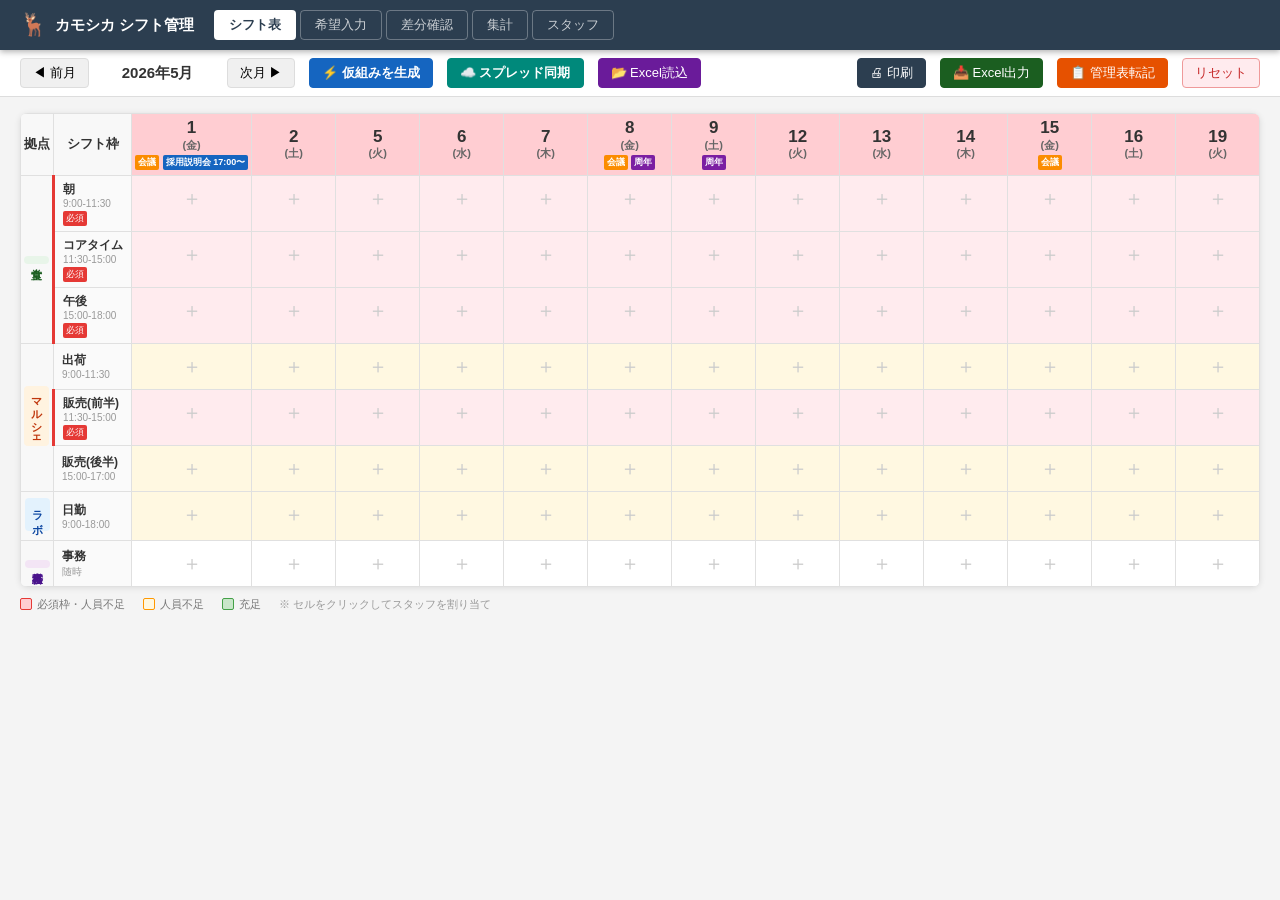
<file: index.html>
<!DOCTYPE html>
<html lang="ja">
<head>
  <meta charset="UTF-8">
  <meta name="viewport" content="width=device-width, initial-scale=1.0">
  <title>カモシカ シフト管理</title>
  <link rel="stylesheet" href="style.css">
</head>
<body>
  <div id="app"><div class="loading">読み込み中...</div></div>
  <script src="https://cdn.sheetjs.com/xlsx-0.20.3/package/dist/xlsx.full.min.js"></script>
  <script src="app.js"></script>
</body>
</html>
</file>
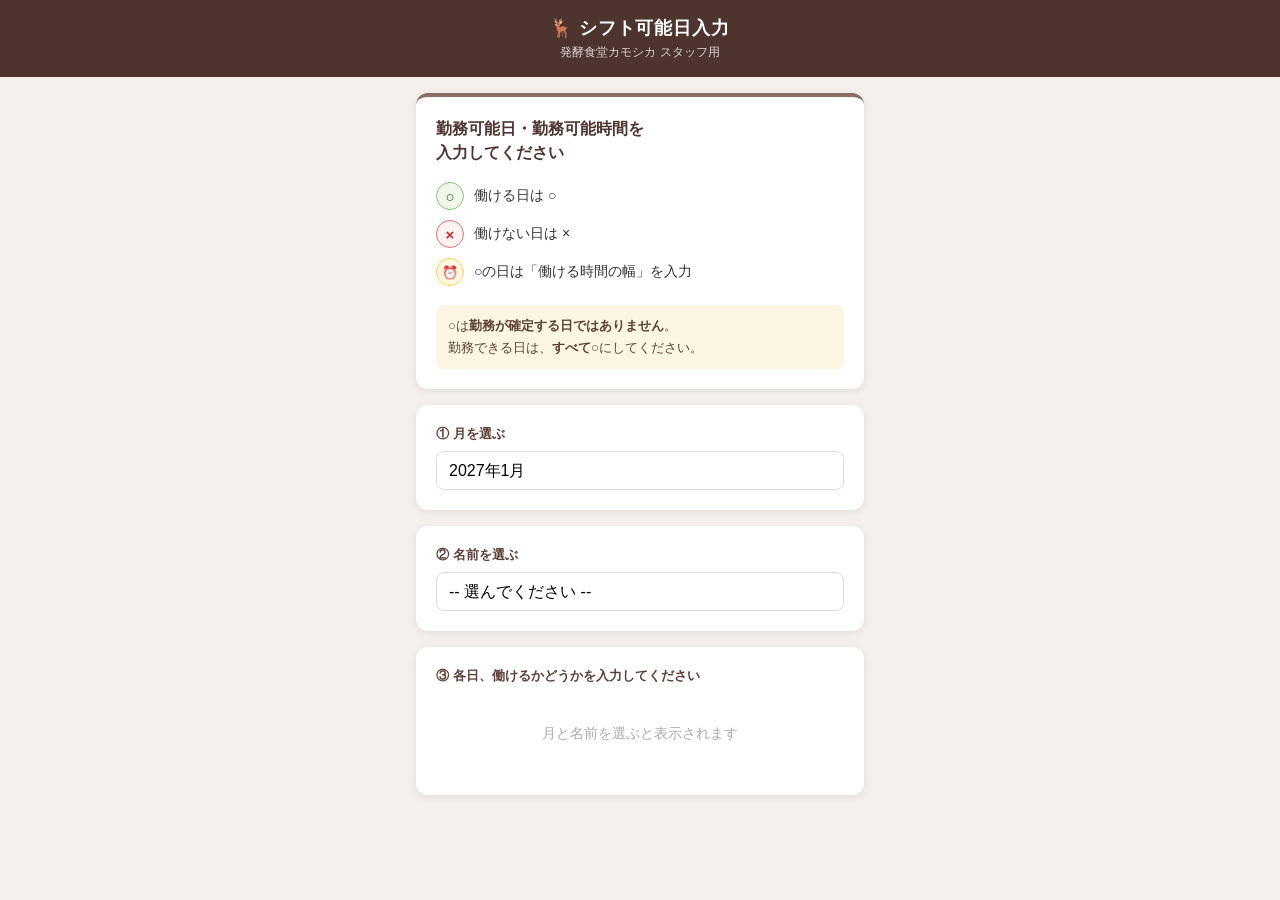
<file: staff-input.html>
<!DOCTYPE html>
<html lang="ja">
<head>
  <meta charset="UTF-8">
  <meta name="viewport" content="width=device-width, initial-scale=1.0, maximum-scale=1.0">
  <title>シフト可能日入力 — カモシカ</title>
  <style>
    *, *::before, *::after { box-sizing: border-box; }
    body {
      font-family: -apple-system, BlinkMacSystemFont, 'Hiragino Sans', sans-serif;
      background: #f5f0eb;
      margin: 0; padding: 0; color: #333;
    }
    header {
      background: #4e342e; color: white;
      padding: 16px 20px; text-align: center;
    }
    header h1 { margin: 0; font-size: 18px; letter-spacing: 0.05em; }
    header p  { margin: 4px 0 0; font-size: 12px; opacity: 0.8; }
    .container { max-width: 480px; margin: 0 auto; padding: 16px; }
    .card {
      background: white; border-radius: 12px;
      padding: 20px; margin-bottom: 16px;
      box-shadow: 0 2px 8px rgba(0,0,0,0.08);
    }
    label.field-label {
      display: block; font-size: 13px; font-weight: 700;
      color: #5d4037; margin-bottom: 8px;
    }
    select, input[type="time"] {
      width: 100%; padding: 10px 12px;
      font-size: 16px; border: 1px solid #ddd;
      border-radius: 8px; background: white;
      appearance: none; -webkit-appearance: none;
    }
    select:focus, input:focus {
      outline: none; border-color: #8d6e63;
      box-shadow: 0 0 0 3px rgba(141,110,99,0.15);
    }
    .day-list { margin: 0; padding: 0; list-style: none; }
    .day-row {
      display: grid; grid-template-columns: 64px 1fr;
      align-items: start; gap: 10px;
      padding: 10px 0; border-bottom: 1px solid #f0e9e4;
    }
    .day-row:last-child { border-bottom: none; }
    .day-label { padding-top: 10px; font-size: 15px; font-weight: 700; color: #444; }
    .day-label.sat { color: #1565c0; }
    .day-label .dow { font-size: 11px; font-weight: normal; }
    .day-inputs { display: flex; flex-direction: column; gap: 8px; }
    select.avail-sel { font-size: 15px; padding: 8px 12px; border-radius: 8px; }
    select.avail-sel.is-no   { background: #fff3f3; border-color: #e57373; color: #c62828; }
    select.avail-sel.is-yes  { background: #f1f8e9; border-color: #81c784; color: #1b5e20; }
    select.avail-sel.is-time { background: #fff8e1; border-color: #ffd54f; color: #e65100; }
    .time-range { display: none; align-items: center; gap: 8px; }
    .time-range.visible { display: flex; }
    .time-range input[type="time"] { flex: 1; font-size: 15px; padding: 8px 10px; }
    .time-sep { font-size: 14px; color: #888; flex-shrink: 0; }
    .hint { font-size: 11px; color: #888; margin-top: 4px; }
    /* 入力のしかた */
    .howto { border-top: 4px solid #8d6e63; }
    .howto h2 { margin: 0 0 12px; font-size: 16px; color: #4e342e; line-height: 1.5; }
    .howto ul { list-style: none; margin: 0 0 14px; padding: 0; }
    .howto li { display: flex; align-items: center; gap: 10px; font-size: 14px; padding: 5px 0; }
    .mark {
      flex-shrink: 0; width: 28px; height: 28px; border-radius: 50%;
      display: inline-flex; align-items: center; justify-content: center;
      font-weight: 700; font-size: 15px;
    }
    .mark.yes  { background: #f1f8e9; color: #1b5e20; border: 1px solid #81c784; }
    .mark.no   { background: #fff3f3; color: #c62828; border: 1px solid #e57373; }
    .mark.time { background: #fff8e1; color: #e65100; border: 1px solid #ffd54f; font-size: 13px; }
    .howto .note {
      background: #fdf6e3; border-radius: 8px; padding: 10px 12px;
      font-size: 13px; line-height: 1.7; color: #5d4037;
    }

    /* 送信ボタン */
    .btn-send {
      width: 100%; padding: 16px;
      background: #43a047; color: white;
      border: none; border-radius: 10px;
      font-size: 17px; font-weight: 700;
      cursor: pointer; letter-spacing: 0.05em;
      transition: background 0.2s;
    }
    .btn-send:active { opacity: 0.85; }
    .btn-send:disabled { background: #aaa; cursor: not-allowed; }
    .btn-send.sending { background: #1976d2; }

    /* 送信結果 */
    .send-result {
      display: none; padding: 14px 16px;
      border-radius: 10px; font-size: 14px;
      line-height: 1.6; margin-top: 12px;
    }
    .send-result.success { background: #e8f5e9; color: #1b5e20; border: 1px solid #81c784; }
    .send-result.error   { background: #ffebee; color: #b71c1c; border: 1px solid #ef9a9a; }

    /* 送信履歴 */
    .history-section { display: none; }
    .history-title { font-size: 13px; font-weight: 700; color: #5d4037; margin-bottom: 10px; }
    .history-item {
      padding: 10px 12px; background: #fafafa;
      border: 1px solid #eee; border-radius: 8px;
      margin-bottom: 8px; font-size: 13px;
    }
    .history-item .hi-ts { color: #aaa; font-size: 11px; margin-bottom: 4px; }
    .history-item .hi-summary { color: #444; line-height: 1.6; }
    .hi-ok   { color: #1b5e20; font-weight: 700; }
    .hi-no   { color: #b71c1c; font-weight: 700; }
    .hi-time { color: #e65100; font-weight: 700; }

    /* 未設定バナー */
    .setup-banner {
      background: #fff3e0; border-left: 4px solid #ff9800;
      padding: 12px 14px; border-radius: 0 8px 8px 0;
      font-size: 13px; line-height: 1.6; margin-bottom: 16px;
    }
    .setup-msg {
      text-align: center; color: #aaa; font-size: 14px; padding: 32px 0;
    }
  </style>
</head>
<body>

<header>
  <h1>🦌 シフト可能日入力</h1>
  <p>発酵食堂カモシカ スタッフ用</p>
</header>

<div class="container">

  <!-- GAS未設定の場合のバナー（設定後は非表示） -->
  <div id="setup-banner" class="setup-banner" style="display:none">
    ⚠️ まだ設定が完了していません。恵さんに連絡してください。
  </div>

  <!-- 入力のしかた -->
  <div class="card howto">
    <h2>勤務可能日・勤務可能時間を<br>入力してください</h2>
    <ul>
      <li><span class="mark yes">○</span>働ける日は ○</li>
      <li><span class="mark no">×</span>働けない日は ×</li>
      <li><span class="mark time">⏰</span>○の日は「働ける時間の幅」を入力</li>
    </ul>
    <div class="note">
      ○は<b>勤務が確定する日ではありません</b>。<br>
      勤務できる日は、<b>すべて○</b>にしてください。
    </div>
  </div>

  <!-- ① 月選択 -->
  <div class="card">
    <label class="field-label">① 月を選ぶ</label>
    <select id="month-sel" onchange="onSettingsChange()"></select>
  </div>

  <!-- ② 名前選択 -->
  <div class="card">
    <label class="field-label">② 名前を選ぶ</label>
    <select id="staff-sel" onchange="onSettingsChange()">
      <option value="">-- 選んでください --</option>
      <option value="akane">あかね</option>
      <option value="miyuki">みゆき</option>
      <option value="asami">あさみ</option>
      <option value="mio">みお</option>
      <option value="yuki">ゆき</option>
      <option value="tami">民</option>
      <option value="tomoko">ともこ</option>
    </select>
  </div>

  <!-- ③ 日付入力 -->
  <div class="card">
    <label class="field-label">③ 各日、働けるかどうかを入力してください</label>
    <ul class="day-list" id="day-list">
      <div class="setup-msg">月と名前を選ぶと表示されます</div>
    </ul>
  </div>

  <!-- 送信ボタン -->
  <div id="submit-area" style="display:none">
    <button class="btn-send" id="send-btn" onclick="submitAvailability()">
      送信する →
    </button>
    <div class="send-result" id="send-result"></div>
  </div>

  <!-- 過去の送信履歴 -->
  <div class="card history-section" id="history-section">
    <div class="history-title">📋 過去の送信履歴（このスタッフ・この月）</div>
    <div id="history-list"></div>
  </div>

</div>

<script>
'use strict';

// ================================================================
// ★ ここにGASのURLを貼る（デプロイ後に発行されるURL）
// ================================================================
const GAS_URL = 'https://script.google.com/macros/s/AKfycbyoKsne20Efq_J6QrjE_IvqXRaROV8hy_i_KqlbWG1O4mKp7Di949pNT1VBo9zOmMYn/exec';
// ================================================================

const STAFF_MAP = {
  akane:  { name: 'あかね', maxEndHour: null },
  miyuki: { name: 'みゆき', maxEndHour: 16 },
  asami:  { name: 'あさみ', maxEndHour: null },
  mio:    { name: 'みお',   maxEndHour: null },
  yuki:   { name: 'ゆき',   maxEndHour: null },
  tami:   { name: '民',     maxEndHour: 15 },
  tomoko: { name: 'ともこ', maxEndHour: null },
};
const WORKING_DAYS = [2, 3, 4, 5, 6];
const DAY_LABELS   = ['日', '月', '火', '水', '木', '金', '土'];

// GAS未設定チェック
if (GAS_URL === 'YOUR_GAS_URL_HERE') {
  document.getElementById('setup-banner').style.display = 'block';
}

// 月セレクター初期化
(function initMonthSel() {
  const sel = document.getElementById('month-sel');
  const now = new Date();
  for (let i = 0; i < 3; i++) {
    const d = new Date(now.getFullYear(), now.getMonth() + i, 1);
    const val = `${d.getFullYear()}-${String(d.getMonth()+1).padStart(2,'0')}`;
    const opt = document.createElement('option');
    opt.value = val;
    opt.textContent = `${d.getFullYear()}年${d.getMonth()+1}月`;
    if (i === 1) opt.selected = true;
    sel.appendChild(opt);
  }
})();

function getWorkingDays(monthStr) {
  const [y, m] = monthStr.split('-').map(Number);
  const days = [];
  const d = new Date(y, m - 1, 1);
  while (d.getMonth() === m - 1) {
    if (WORKING_DAYS.includes(d.getDay())) days.push(new Date(d));
    d.setDate(d.getDate() + 1);
  }
  return days;
}
function formatDate(d) {
  return `${d.getFullYear()}-${String(d.getMonth()+1).padStart(2,'0')}-${String(d.getDate()).padStart(2,'0')}`;
}

// ----------------------------------------------------------------
// 月・名前が変わったら日付リストを再描画 + 履歴を取得
// ----------------------------------------------------------------
function onSettingsChange() {
  const staffId = document.getElementById('staff-sel').value;
  const month   = document.getElementById('month-sel').value;
  const submitArea = document.getElementById('submit-area');
  const resultDiv  = document.getElementById('send-result');

  resultDiv.style.display = 'none';
  document.getElementById('history-section').style.display = 'none';

  if (!staffId || !month) {
    document.getElementById('day-list').innerHTML = '<div class="setup-msg">月と名前を選ぶと表示されます</div>';
    submitArea.style.display = 'none';
    return;
  }

  buildDayList(staffId, month);
  submitArea.style.display = 'block';
  loadHistory(staffId, month);
}

function buildDayList(staffId, month) {
  const staff = STAFF_MAP[staffId];
  const days  = getWorkingDays(month);
  const list  = document.getElementById('day-list');
  list.innerHTML = '';

  days.forEach(d => {
    const ds    = formatDate(d);
    const dow   = d.getDay();
    const isSat = dow === 6;

    const li = document.createElement('li');
    li.className = 'day-row';
    li.dataset.date = ds;

    const labelDiv = document.createElement('div');
    labelDiv.className = `day-label${isSat ? ' sat' : ''}`;
    labelDiv.innerHTML = `${d.getDate()}日<span class="dow">（${DAY_LABELS[dow]}）</span>`;

    const inputsDiv = document.createElement('div');
    inputsDiv.className = 'day-inputs';

    const sel = document.createElement('select');
    sel.className = 'avail-sel is-yes';
    sel.dataset.date = ds;
    sel.innerHTML = `
      <option value="○">○ 働ける（何時でもOK）</option>
      <option value="time">○ 働ける（時間の幅を入れる）</option>
      <option value="×">× 働けない</option>
    `;

    const timeDiv = document.createElement('div');
    timeDiv.className = 'time-range';

    const startInput = document.createElement('input');
    startInput.type = 'time';
    startInput.value = '09:00';
    startInput.dataset.role = 'start';

    const sep = document.createElement('span');
    sep.className = 'time-sep';
    sep.textContent = '〜';

    const endInput = document.createElement('input');
    endInput.type = 'time';
    endInput.dataset.role = 'end';
    endInput.value = staff.maxEndHour
      ? `${String(staff.maxEndHour).padStart(2,'0')}:00`
      : '18:00';

    timeDiv.appendChild(startInput);
    timeDiv.appendChild(sep);
    timeDiv.appendChild(endInput);

    if (staffId === 'miyuki') {
      inputsDiv.insertAdjacentHTML('beforeend', '<div class="hint">※ みゆきさんは16時まで。「時間の幅を入れる」を選んで 9:00〜16:00 で送ってください</div>');
    }

    sel.addEventListener('change', () => {
      sel.className = 'avail-sel';
      if (sel.value === '×') sel.classList.add('is-no');
      else if (sel.value === '○') sel.classList.add('is-yes');
      else sel.classList.add('is-time');
      timeDiv.classList.toggle('visible', sel.value === 'time');
    });

    inputsDiv.prepend(timeDiv);
    inputsDiv.prepend(sel);
    li.appendChild(labelDiv);
    li.appendChild(inputsDiv);
    list.appendChild(li);
  });
}

// ----------------------------------------------------------------
// 送信
// ----------------------------------------------------------------
function submitAvailability() {
  const staffId   = document.getElementById('staff-sel').value;
  const month     = document.getElementById('month-sel').value;
  const staffName = STAFF_MAP[staffId]?.name || staffId;
  const btn       = document.getElementById('send-btn');
  const resultDiv = document.getElementById('send-result');

  if (!staffId) { alert('名前を選んでください'); return; }
  if (GAS_URL === 'YOUR_GAS_URL_HERE') {
    showResult('error', '⚠️ まだ設定が完了していません。恵さんに連絡してください。');
    return;
  }

  // データ収集
  const data = {};
  document.querySelectorAll('.day-row').forEach(row => {
    const ds  = row.dataset.date;
    const sel = row.querySelector('select.avail-sel');
    if (!sel) return;
    if (sel.value === 'time') {
      const startH = row.querySelector('input[data-role="start"]').value.split(':')[0].replace(/^0/, '') || '9';
      const endH   = row.querySelector('input[data-role="end"]').value.split(':')[0].replace(/^0/, '')   || '18';
      data[ds] = `${startH}-${endH}`;
    } else {
      data[ds] = sel.value;
    }
  });

  const payload = { staff: staffId, staffName, month, data };

  // 送信中
  btn.disabled = true;
  btn.textContent = '送信中...';
  btn.classList.add('sending');

  fetch(GAS_URL, {
    method: 'POST',
    mode: 'no-cors',
    headers: { 'Content-Type': 'text/plain' },  // no-corsではtext/plainのみ通る
    body: JSON.stringify(payload),
  })
  .then(() => {
    btn.disabled = false;
    btn.textContent = '送信する →';
    btn.classList.remove('sending');
    showResult('success',
      `✅ 送信完了しました！\n` +
      `${staffName}さんの ${month} のシフト可能日が記録されました。\n` +
      `恵さんが確認して反映します。修正がある場合は再送信してください（上書きされます）。`
    );
    // 履歴を更新
    loadHistory(staffId, month);
  })
  .catch(err => {
    btn.disabled = false;
    btn.textContent = '送信する →';
    btn.classList.remove('sending');
    showResult('error', `❌ 送信に失敗しました。\nネット接続を確認してください。\n（${err.message}）`);
  });
}

function showResult(type, msg) {
  const div = document.getElementById('send-result');
  div.className = `send-result ${type}`;
  div.textContent = msg;
  div.style.display = 'block';
  div.scrollIntoView({ behavior: 'smooth', block: 'nearest' });
}

// ----------------------------------------------------------------
// 送信履歴をGASから取得して表示（JSONP）
// ----------------------------------------------------------------
function loadHistory(staffId, month) {
  if (GAS_URL === 'YOUR_GAS_URL_HERE') return;

  const callbackName = `_gasHistory_${Date.now()}`;
  const script = document.createElement('script');

  window[callbackName] = function(result) {
    delete window[callbackName];
    if (script.parentNode) script.parentNode.removeChild(script);
    if (!result.ok) return;

    // このスタッフの送信のみ抽出（新しい順）
    const mine = result.submissions
      .filter(s => s.staffId === staffId)
      .reverse();

    if (mine.length === 0) return;

    const historySection = document.getElementById('history-section');
    const historyList    = document.getElementById('history-list');
    historyList.innerHTML = '';

    mine.slice(0, 5).forEach(sub => {
      const item = document.createElement('div');
      item.className = 'history-item';

      const summary = buildSummary(sub.data);
      item.innerHTML = `
        <div class="hi-ts">📅 送信日時: ${sub.ts}</div>
        <div class="hi-summary">${summary}</div>
      `;
      historyList.appendChild(item);
    });

    historySection.style.display = 'block';
  };

  script.onerror = function() {
    delete window[callbackName];
    if (script.parentNode) script.parentNode.removeChild(script);
  };

  script.src = `${GAS_URL}?month=${encodeURIComponent(month)}&callback=${callbackName}`;
  document.body.appendChild(script);
}

function buildSummary(data) {
  const ok   = Object.entries(data).filter(([,v]) => v === '○');
  const ng   = Object.entries(data).filter(([,v]) => v === '×');
  const time = Object.entries(data).filter(([,v]) => v !== '○' && v !== '×');

  const parts = [];
  if (ok.length)   parts.push(`<span class="hi-ok">○出勤可 ${ok.length}日</span>`);
  if (ng.length)   parts.push(`<span class="hi-no">×不可 ${ng.length}日</span>`);
  if (time.length) parts.push(`<span class="hi-time">時間制限 ${time.map(([d,v]) => `${d.slice(5)}(${v})`).join('・')}</span>`);
  return parts.join('　') || '（データなし）';
}
</script>

</body>
</html>
</file>
<file: style.css>
/* ===== RESET & BASE ===== */
*, *::before, *::after { box-sizing: border-box; margin: 0; padding: 0; }

body {
  font-family: -apple-system, BlinkMacSystemFont, 'Hiragino Sans', 'Meiryo', sans-serif;
  font-size: 13px;
  background: #f4f4f4;
  color: #333;
}

#app { min-height: 100vh; display: flex; flex-direction: column; }
.loading { padding: 40px; text-align: center; color: #888; }

/* ===== HEADER ===== */
.app-header {
  background: #2c3e50;
  color: white;
  padding: 10px 20px;
  display: flex;
  align-items: center;
  gap: 20px;
  position: sticky;
  top: 0;
  z-index: 100;
  box-shadow: 0 2px 6px rgba(0,0,0,0.3);
}
.header-title { display: flex; align-items: center; gap: 8px; }
.logo { font-size: 22px; }
.app-header h1 { font-size: 15px; font-weight: 600; white-space: nowrap; }

.tab-nav { display: flex; gap: 4px; }
.tab-btn {
  background: transparent;
  border: 1px solid rgba(255,255,255,0.3);
  color: rgba(255,255,255,0.75);
  padding: 5px 14px;
  border-radius: 4px;
  cursor: pointer;
  font-size: 13px;
  transition: all 0.15s;
}
.tab-btn:hover { background: rgba(255,255,255,0.12); color: white; }
.tab-btn.active { background: white; color: #2c3e50; font-weight: 700; }

/* ===== MONTH NAV ===== */
.month-nav {
  background: white;
  border-bottom: 1px solid #ddd;
  padding: 8px 20px;
  display: flex;
  align-items: center;
  gap: 14px;
}
.month-nav h2 { font-size: 15px; min-width: 110px; text-align: center; }
.month-nav button {
  background: #f0f0f0;
  border: 1px solid #ddd;
  padding: 5px 12px;
  border-radius: 4px;
  cursor: pointer;
  font-size: 13px;
}
.month-nav button:hover { background: #e0e0e0; }
.btn-print { margin-left: auto; background: #2c3e50 !important; color: white !important; border-color: #2c3e50 !important; }
.btn-print:hover { background: #1a252f !important; }
.btn-auto   { background: #1565c0 !important; color: white !important; border-color: #1565c0 !important; font-weight: 700; }
.btn-auto:hover { background: #0d47a1 !important; }
.btn-gas-sync { background: #00897b !important; color: white !important; border-color: #00897b !important; font-weight: 700; }
.btn-gas-sync:hover { background: #00695c !important; }
.btn-gas-sync:disabled { background: #aaa !important; cursor: not-allowed; }
.btn-code-import { background: #e65100 !important; color: white !important; border-color: #e65100 !important; font-weight: 700; }
.btn-code-import:hover { background: #bf360c !important; }
.btn-import { background: #6a1b9a !important; color: white !important; border-color: #6a1b9a !important; }
.btn-import:hover { background: #4a148c !important; }
.btn-excel { background: #1b5e20 !important; color: white !important; border-color: #1b5e20 !important; }
.btn-excel:hover { background: #2e7d32 !important; }
.btn-transfer { background: #e65100 !important; color: white !important; border-color: #e65100 !important; }
.btn-transfer:hover { background: #bf360c !important; }
.btn-clear { background: #ffebee !important; color: #c62828 !important; border-color: #ef9a9a !important; }

/* ===== MAIN ===== */
.main-content { flex: 1; padding: 16px 20px; overflow-x: auto; }

/* ===== SHIFT TABLE ===== */
.shift-table-wrapper {
  overflow-x: auto;
  border-radius: 8px;
  box-shadow: 0 1px 6px rgba(0,0,0,0.1);
}
.shift-table {
  border-collapse: collapse;
  background: white;
  min-width: 100%;
  white-space: nowrap;
}
.shift-table th, .shift-table td { border: 1px solid #e0e0e0; }

.col-location { width: 50px; background: #f8f8f8; }
.col-slot { width: 115px; background: #f8f8f8; }

.day-header {
  width: 84px; min-width: 84px;
  text-align: center;
  padding: 5px 3px;
  background: #f0f0f0;
  cursor: default;
  vertical-align: middle;
}
.day-header.saturday { background: #e8f0fe; }
.day-header.friday { background: #fff3e0; }
.day-header.has-danger { background: #ffcdd2 !important; }
.day-header.has-warning { background: #ffe0b2 !important; }

.date-num { font-size: 17px; font-weight: 700; line-height: 1.1; }
.day-label { font-size: 11px; color: #666; }
.flag-badge {
  font-size: 9px; background: #fb8c00; color: white;
  border-radius: 2px; padding: 1px 3px; margin-top: 2px; display: inline-block;
}
.pm-warn-badge {
  font-size: 9px; background: #e53935; color: white;
  border-radius: 2px; padding: 1px 3px; margin-top: 2px; display: inline-block;
}
.natto-badge {
  font-size: 9px; background: #6d4c41; color: white;
  border-radius: 2px; padding: 1px 3px; margin-top: 2px; display: inline-block;
}
.note-anniv {
  font-size: 9px; background: #7b1fa2; color: white;
  border-radius: 2px; padding: 1px 3px; margin-top: 2px; display: inline-block;
}
.note-event {
  font-size: 9px; background: #1565c0; color: white;
  border-radius: 2px; padding: 1px 3px; margin-top: 2px; display: inline-block;
}

/* Location label */
.location-label {
  text-align: center;
  vertical-align: middle;
  padding: 6px 3px;
  background: #f8f8f8;
}
.loc-badge {
  display: inline-block;
  padding: 4px 5px;
  border-radius: 4px;
  font-size: 11px;
  font-weight: 700;
  writing-mode: vertical-rl;
}
.loc-shokudo { background: #e8f5e9; color: #1b5e20; }
.loc-marche  { background: #fff3e0; color: #bf360c; }
.loc-labo    { background: #e3f2fd; color: #0d47a1; }
.loc-mgmt    { background: #f3e5f5; color: #4a148c; }

/* Slot label */
.slot-label {
  padding: 5px 8px;
  background: #fafafa;
  border-right: 2px solid #e0e0e0;
  vertical-align: middle;
}
.slot-label.required { border-left: 3px solid #e53935; }
.slot-name { font-weight: 700; font-size: 12px; }
.slot-time { font-size: 10px; color: #999; }
.required-badge {
  font-size: 9px; background: #e53935; color: white;
  border-radius: 2px; padding: 1px 3px; margin-top: 1px; display: inline-block;
}

/* Shift cells */
.shift-cell {
  padding: 3px 4px;
  cursor: pointer;
  vertical-align: top;
  height: 46px;
  transition: filter 0.1s;
}
.shift-cell:hover { filter: brightness(0.93); }

.status-danger { background: #ffebee; }
.status-warning { background: #fff8e1; }
.status-ok     { background: #f1f8e9; }
.status-empty  { background: white; }

.staff-chip {
  display: inline-block;
  padding: 2px 6px;
  border-radius: 3px;
  font-size: 10px;
  margin: 1px;
  font-weight: 600;
  opacity: 0.9;
}
.empty-plus { color: #ccc; font-size: 20px; display: block; text-align: center; margin-top: 6px; }
.chip-time  { font-size: 8px; font-weight: normal; display: block; opacity: 0.85; line-height: 1.2; }

/* Legend */
.legend { margin-top: 10px; display: flex; gap: 18px; font-size: 11px; color: #777; flex-wrap: wrap; }
.legend-item { display: flex; align-items: center; gap: 5px; }
.dot { width: 12px; height: 12px; border-radius: 2px; flex-shrink: 0; }
.dot.danger  { background: #ffcdd2; border: 1px solid #e53935; }
.dot.warning { background: #fff8e1; border: 1px solid #ff9800; }
.dot.ok      { background: #c8e6c9; border: 1px solid #43a047; }

/* ===== AVAILABILITY TAB ===== */
.avail-info { margin-bottom: 10px; font-size: 12px; color: #666; background: #e3f2fd; padding: 8px 12px; border-radius: 6px; }
.avail-table-wrapper { overflow-x: auto; }
.avail-table {
  border-collapse: collapse;
  background: white;
  box-shadow: 0 1px 4px rgba(0,0,0,0.1);
  border-radius: 8px;
  overflow: hidden;
}
.avail-table th, .avail-table td { border: 1px solid #e0e0e0; padding: 6px 10px; text-align: center; }
.avail-table th { background: #f5f5f5; font-weight: 700; }
.avail-table th.saturday { background: #e8f0fe; }
.avail-table th.friday   { background: #fff3e0; }
.staff-name-cell { text-align: left; font-weight: 600; white-space: nowrap; padding-left: 10px; }
.avail-cell { cursor: pointer; width: 38px; font-size: 13px; transition: background 0.1s; }
.avail-cell:hover { filter: brightness(0.9); }
.avail-yes     { background: #e8f5e9; color: #1b5e20; font-weight: 700; }
.avail-no      { background: #ffebee; color: #b71c1c; font-weight: 700; }
.avail-unknown { background: white; color: #ccc; }
.time-note     { font-size: 9px; font-weight: normal; color: #2e7d32; line-height: 1.2; display: block; }
.avail-legend  { margin-top: 10px; display: flex; gap: 20px; font-size: 12px; color: #666; }

/* ===== SUMMARY TAB ===== */
.summary-section { max-width: 960px; }
.summary-section h3 { margin-bottom: 12px; font-size: 15px; font-weight: 700; }
.summary-table {
  border-collapse: collapse;
  background: white;
  width: 100%;
  box-shadow: 0 1px 4px rgba(0,0,0,0.1);
  border-radius: 8px;
  overflow: hidden;
  margin-bottom: 6px;
}
.summary-table th, .summary-table td { border: 1px solid #e8e8e8; padding: 8px 12px; }
.summary-table th { background: #f5f5f5; font-weight: 700; text-align: center; }
.summary-table td.num { text-align: right; }
.salary-over    { color: #b71c1c; font-weight: 700; }
.salary-warn    { color: #bf360c; font-weight: 600; }
.salary-note    { font-size: 10px; margin-left: 6px; }
.staff-dot      { display: inline-block; width: 10px; height: 10px; border-radius: 50%; margin-right: 6px; vertical-align: middle; }
.summary-note   { font-size: 11px; color: #999; margin-bottom: 20px; }

.warnings-box {
  margin-top: 16px; padding: 14px;
  border-radius: 8px; background: #fff8e1; border: 1px solid #ffc107;
}
.warnings-box.ok { background: #e8f5e9; border-color: #81c784; }
.warnings-box h4 { margin-bottom: 8px; font-size: 13px; }
.warnings-box ul { padding-left: 18px; }
.warnings-box li { margin-bottom: 4px; font-size: 12px; }

/* ===== ALERT TAB ===== */
.alert-tab { padding: 16px 20px; }

.alert-summary-bar {
  display: flex; align-items: center; flex-wrap: wrap; gap: 8px;
  background: white; border-radius: 10px;
  padding: 12px 16px; margin-bottom: 16px;
  box-shadow: 0 1px 4px rgba(0,0,0,0.08);
}
.alert-summary-title { font-weight: 700; font-size: 14px; margin-right: 8px; }
.alert-badge {
  display: inline-block; padding: 3px 10px; border-radius: 12px;
  font-size: 12px; font-weight: 600;
}
.alert-badge.danger  { background: #ffebee; color: #c62828; }
.alert-badge.warning { background: #fff8e1; color: #f57f17; }
.alert-badge.skip    { background: #f3e5f5; color: #6a1b9a; }
.alert-badge.avail   { background: #e3f2fd; color: #1565c0; }
.alert-badge.natto   { background: #fce4ec; color: #880e4f; }
.alert-badge.natto.ok { background: #e8f5e9; color: #2e7d32; }

.alert-all-ok {
  background: #e8f5e9; border: 1px solid #81c784; border-radius: 8px;
  padding: 20px; text-align: center; font-size: 15px; color: #2e7d32;
}

.alert-grid {
  display: grid;
  grid-template-columns: repeat(auto-fill, minmax(280px, 1fr));
  gap: 12px;
  margin-bottom: 12px;
}

.alert-card {
  background: white; border-radius: 10px;
  box-shadow: 0 1px 4px rgba(0,0,0,0.08);
  overflow: hidden;
}
.alert-card.danger  { border-left: 4px solid #ef5350; }
.alert-card.warning { border-left: 4px solid #ffc107; }
.alert-card.info    { border-left: 4px solid #42a5f5; }
.alert-card.saturday .alert-card-header { background: #fce4ec; }

.alert-card-header {
  display: flex; align-items: center; justify-content: space-between;
  padding: 8px 12px; background: #fafafa;
  border-bottom: 1px solid #f0f0f0;
}
.alert-date { font-weight: 700; font-size: 13px; }
.alert-goto-btn {
  font-size: 11px; padding: 2px 8px; border-radius: 4px;
  background: #e8eaf6; color: #3949ab; border: none; cursor: pointer;
}
.alert-goto-btn:hover { background: #c5cae9; }

.alert-list { list-style: none; padding: 8px 12px; margin: 0; }
.alert-item {
  font-size: 12px; padding: 4px 0;
  border-bottom: 1px solid #f5f5f5; line-height: 1.5;
}
.alert-item:last-child { border-bottom: none; }
.alert-type-danger  { color: #c62828; }
.alert-type-warning { color: #e65100; }
.alert-type-skip    { color: #6a1b9a; }
.alert-type-avail   { color: #1565c0; }

.alert-note {
  font-size: 11px; color: #888; margin-top: 8px; line-height: 1.6;
}

/* ===== STAFF TAB ===== */
.staff-section h3 { margin-bottom: 12px; font-size: 15px; font-weight: 700; }
.staff-table {
  border-collapse: collapse; background: white; width: 100%;
  box-shadow: 0 1px 4px rgba(0,0,0,0.1); border-radius: 8px;
  overflow: hidden; margin-bottom: 24px;
}
.staff-table th, .staff-table td { border: 1px solid #e8e8e8; padding: 8px 12px; }
.staff-table th { background: #f5f5f5; font-weight: 700; }
.note-cell { font-size: 11px; color: #888; }
.rules-section { margin-top: 20px; }
.rules-list { padding-left: 0; list-style: none; background: white; border-radius: 8px; box-shadow: 0 1px 4px rgba(0,0,0,0.08); overflow: hidden; }
.rules-list li { padding: 9px 14px; border-bottom: 1px solid #f0f0f0; font-size: 13px; line-height: 1.5; }
.rules-list li:last-child { border-bottom: none; }

/* ===== MODAL ===== */
.modal-overlay {
  position: fixed; inset: 0;
  background: rgba(0,0,0,0.5);
  display: flex; align-items: center; justify-content: center;
  z-index: 1000;
}
.modal {
  background: white; border-radius: 12px;
  width: 340px; max-height: 82vh; overflow-y: auto;
  box-shadow: 0 8px 32px rgba(0,0,0,0.3);
}
.modal-header {
  padding: 14px 16px 10px;
  border-bottom: 1px solid #eee;
}
.modal-header h3 { font-size: 14px; margin-bottom: 2px; }
.slot-time-label { font-size: 11px; color: #999; }
.modal-close-row { display: flex; justify-content: flex-end; }
.modal-close {
  position: absolute; top: 12px; right: 14px;
  background: none; border: none; font-size: 20px; cursor: pointer; color: #aaa;
}
.modal-close:hover { color: #555; }
.modal-header { position: relative; }

.modal-status { padding: 7px 16px; font-size: 12px; font-weight: 600; }
.modal-status.status-danger  { background: #ffebee; color: #b71c1c; }
.modal-status.status-warning { background: #fff8e1; color: #e65100; }
.modal-status.status-ok      { background: #e8f5e9; color: #1b5e20; }
.modal-status.status-empty   { background: #f5f5f5; color: #777; }
.modal-status small { font-weight: 400; font-size: 11px; display: block; margin-top: 2px; }

.modal-week-info { padding: 6px 16px; font-size: 11px; color: #888; background: #f9f9f9; border-bottom: 1px solid #eee; }

.modal-body { padding: 14px 16px; }
.modal-hint { font-size: 12px; color: #888; margin-bottom: 10px; }
.staff-list { display: flex; flex-direction: column; gap: 6px; }

.staff-checkbox {
  display: flex; align-items: center; gap: 8px;
  padding: 7px 10px; border-radius: 7px; background: #f8f8f8;
  cursor: pointer; font-size: 13px; transition: background 0.1s;
  border: 1.5px solid transparent;
}
.staff-checkbox:hover { background: #f0f0f0; }
.staff-checkbox.checked { background: #e8f5e9; border-color: #81c784; }
.staff-checkbox.unavailable { opacity: 0.45; }
.staff-checkbox.available { border-color: #a5d6a7; }
.staff-checkbox input { width: 15px; height: 15px; cursor: pointer; flex-shrink: 0; }
.avail-tag { margin-left: auto; font-size: 10px; color: #777; }
.warn-tag { margin-left: auto; font-size: 10px; color: #e65100; background: #fff3e0; padding: 1px 5px; border-radius: 3px; }

/* ===== PRINT ===== */
@media print {
  @page { size: A4 landscape; margin: 8mm 12mm; }

  /* 色を強制印刷 */
  *, *::before, *::after {
    print-color-adjust: exact !important;
    -webkit-print-color-adjust: exact !important;
  }

  /* 非表示 */
  .app-header, .tab-nav, .modal-overlay, .legend { display: none !important; }
  .month-nav button, #xlsxInput { display: none !important; }
  .empty-plus { display: none !important; }
  .avail-info { display: none !important; }

  /* 月ナビ — タイトルだけ残す */
  .month-nav {
    border-bottom: 2px solid #333;
    padding: 0 0 6px 0;
    margin-bottom: 8px;
    gap: 0;
    background: white;
  }
  .month-nav h2 {
    font-size: 16px;
    font-weight: 700;
    min-width: auto;
    text-align: left;
  }

  /* 全体 */
  body { font-size: 9px; background: white; }
  #app { min-height: unset; }
  .main-content { padding: 0; overflow: visible; }
  .shift-table-wrapper { box-shadow: none; overflow: visible; border-radius: 0; }

  /* main-content をページ残り高さで確定 */
  .main-content {
    height: calc(210mm - 16mm - 22mm); /* A4横高さ - 上下マージン - 月ナビ */
    display: flex;
    flex-direction: column;
    overflow: visible;
  }
  .shift-table-wrapper {
    flex: 1;
    display: flex;
    flex-direction: column;
  }

  /* テーブルを wrapper 全体に広げる */
  .shift-table {
    font-size: 8px;
    white-space: normal;
    table-layout: fixed;
    width: 100%;
    height: 100%;
    border-collapse: collapse;
  }
  .shift-table th, .shift-table td { border: 1px solid #bbb; word-break: break-all; }

  /* tbody の行を均等分散（height:1px トリック） */
  .shift-table tbody { height: 100%; }
  .shift-table tbody tr { height: 1px; }

  /* 日付ヘッダー — 幅は col-location/col-slot で残りを自動分配 */
  .day-header { padding: 2px 1px; }
  .date-num { font-size: 12px; }
  .day-label { font-size: 7px; }
  .flag-badge { font-size: 6px; padding: 0 1px; margin-top: 1px; }

  /* 拠点・スロット列（固定幅で残りを日付列に分配） */
  .col-location { width: 20px; }
  .col-slot { width: 68px; }
  .loc-badge { font-size: 8px; padding: 2px 2px; }
  .slot-label { padding: 2px 4px; }
  .slot-name { font-size: 9px; }
  .slot-time { font-size: 7px; }
  .required-badge { font-size: 6px; padding: 0 2px; }

  /* シフトセル（行高さは tbody tr の均等分散に従う） */
  .shift-cell { height: 100%; padding: 2px 3px; cursor: default; vertical-align: top; }
  .staff-chip { font-size: 7px; padding: 1px 3px; margin: 1px; display: inline-block; }
}
</file>
